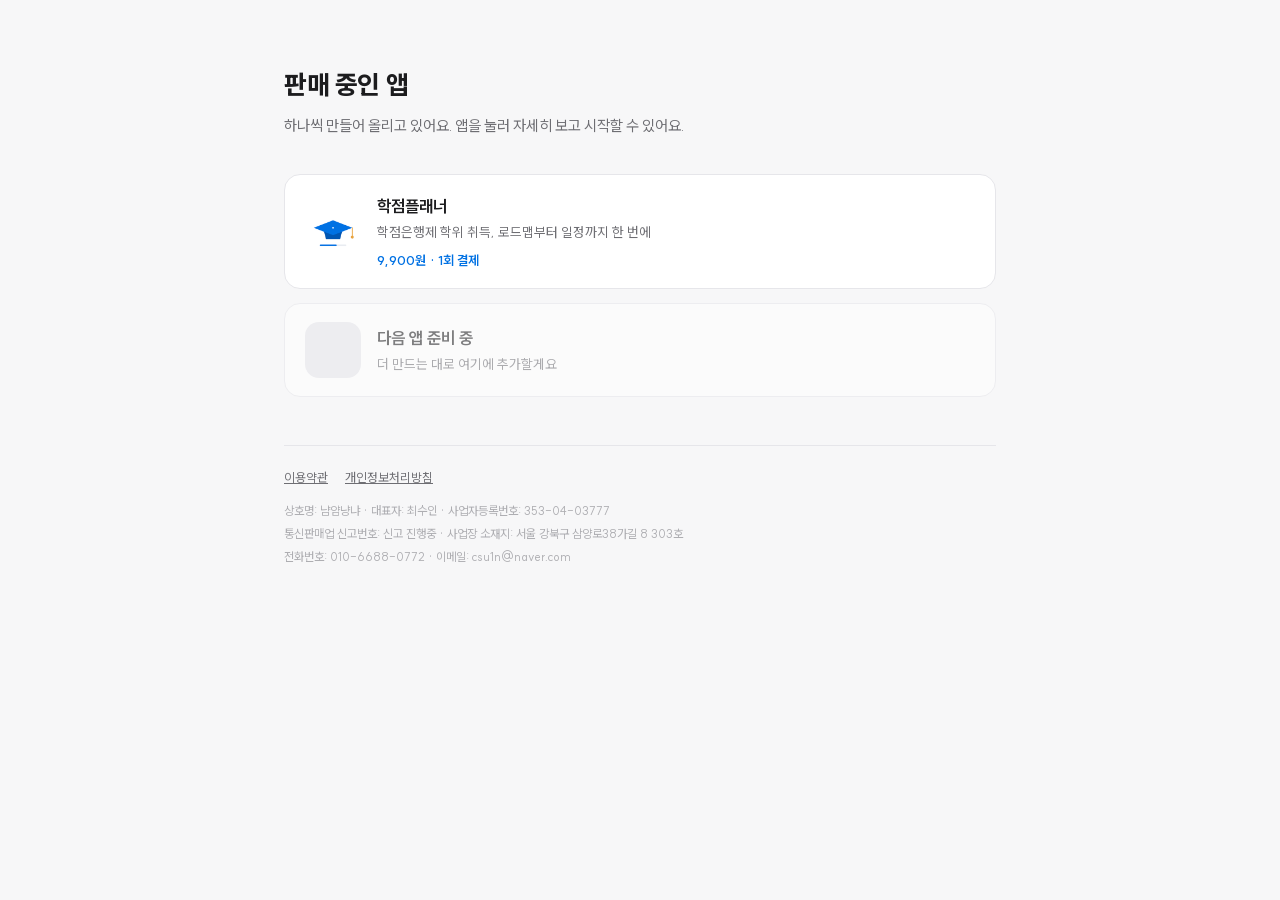
<file: index.html>
<!DOCTYPE html>
<html lang="ko">
<head>
<meta charset="UTF-8">
<meta name="viewport" content="width=device-width, initial-scale=1.0">
<title>판매 중인 앱</title>
<meta name="description" content="학점플래너 등, 만든 앱들을 소개하고 판매하는 곳입니다.">
<link rel="stylesheet" href="/style.css">
</head>
<body>
<div class="wrap">
  <div class="store-head">
    <h1>판매 중인 앱</h1>
    <p>하나씩 만들어 올리고 있어요. 앱을 눌러 자세히 보고 시작할 수 있어요.</p>
  </div>

  <div class="app-grid">
    <a class="app-card" href="/products/hakjeom-planner.html">
      <img src="/assets/icon-192.png" alt="">
      <div>
        <div class="t">학점플래너</div>
        <div class="d">학점은행제 학위 취득, 로드맵부터 일정까지 한 번에</div>
        <div class="price">9,900원 · 1회 결제</div>
      </div>
    </a>

    <div class="app-card soon">
      <div style="width:56px;height:56px;border-radius:14px;background:var(--border);flex-shrink:0"></div>
      <div>
        <div class="t">다음 앱 준비 중</div>
        <div class="d">더 만드는 대로 여기에 추가할게요</div>
      </div>
    </div>
  </div>

  <div class="legal-footer">
    <div class="links">
      <a href="/terms.html">이용약관</a>
      <a href="/privacy.html">개인정보처리방침</a>
    </div>
    상호명: 냠얌냥냐 · 대표자: 최수인 · 사업자등록번호: 353-04-03777<br>
    통신판매업 신고번호: 신고 진행중 · 사업장 소재지: 서울 강북구 삼양로38가길 8 303호<br>
    전화번호: 010-6688-0772 · 이메일: csu1n@naver.com
  </div>
</div>
</body>
</html>
</file>
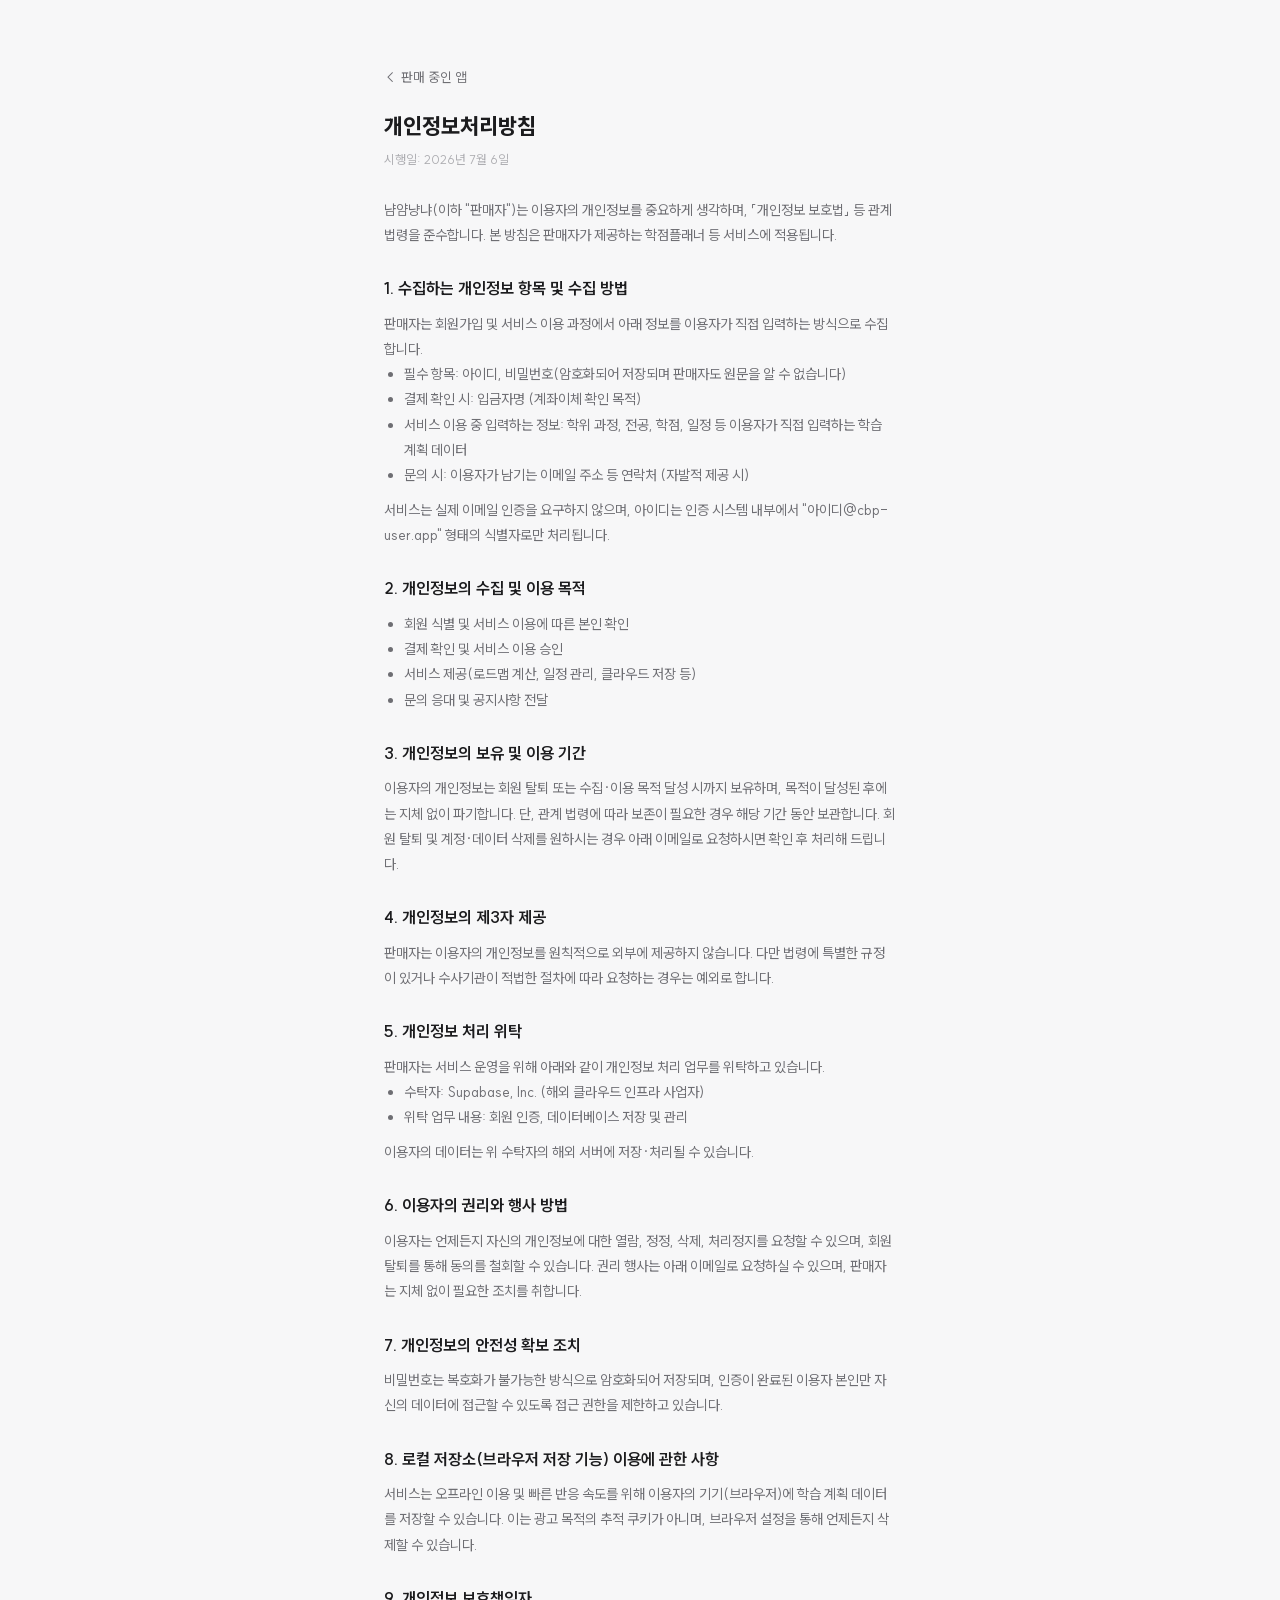
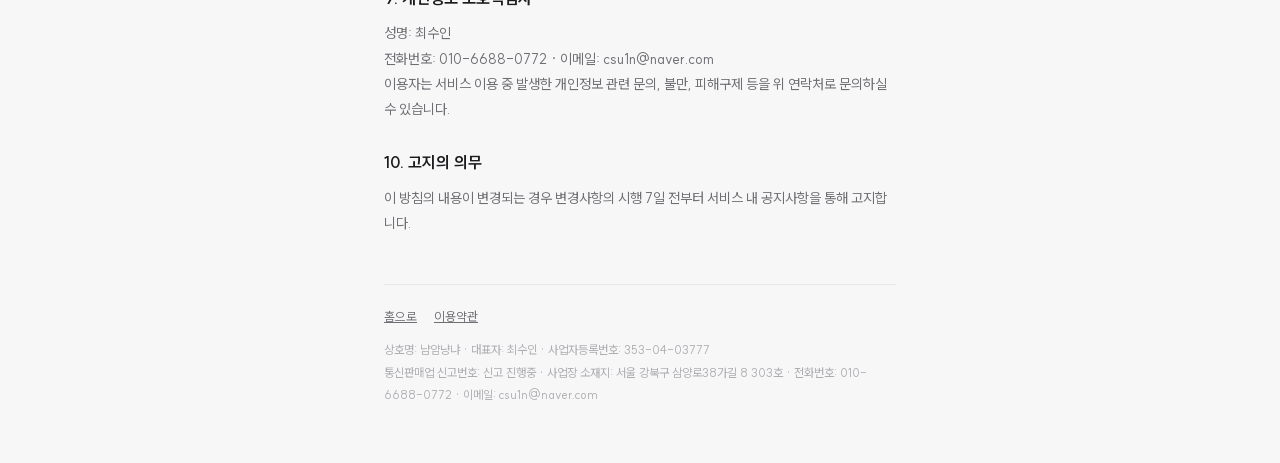
<file: privacy.html>
<!DOCTYPE html>
<html lang="ko">
<head>
<meta charset="UTF-8">
<meta name="viewport" content="width=device-width, initial-scale=1.0">
<title>개인정보처리방침</title>
<link rel="stylesheet" href="/style.css">
</head>
<body>
<div class="wrap narrow doc">
  <a class="back-link" href="/">← 판매 중인 앱</a>
  <h1>개인정보처리방침</h1>
  <div class="updated">시행일: 2026년 7월 6일</div>

  <p>냠얌냥냐(이하 "판매자")는 이용자의 개인정보를 중요하게 생각하며, 「개인정보 보호법」 등 관계 법령을 준수합니다. 본 방침은 판매자가 제공하는 학점플래너 등 서비스에 적용됩니다.</p>

  <h2>1. 수집하는 개인정보 항목 및 수집 방법</h2>
  <p>판매자는 회원가입 및 서비스 이용 과정에서 아래 정보를 이용자가 직접 입력하는 방식으로 수집합니다.</p>
  <ul>
    <li>필수 항목: 아이디, 비밀번호(암호화되어 저장되며 판매자도 원문을 알 수 없습니다)</li>
    <li>결제 확인 시: 입금자명 (계좌이체 확인 목적)</li>
    <li>서비스 이용 중 입력하는 정보: 학위 과정, 전공, 학점, 일정 등 이용자가 직접 입력하는 학습 계획 데이터</li>
    <li>문의 시: 이용자가 남기는 이메일 주소 등 연락처 (자발적 제공 시)</li>
  </ul>
  <p>서비스는 실제 이메일 인증을 요구하지 않으며, 아이디는 인증 시스템 내부에서 "아이디@cbp-user.app" 형태의 식별자로만 처리됩니다.</p>

  <h2>2. 개인정보의 수집 및 이용 목적</h2>
  <ul>
    <li>회원 식별 및 서비스 이용에 따른 본인 확인</li>
    <li>결제 확인 및 서비스 이용 승인</li>
    <li>서비스 제공(로드맵 계산, 일정 관리, 클라우드 저장 등)</li>
    <li>문의 응대 및 공지사항 전달</li>
  </ul>

  <h2>3. 개인정보의 보유 및 이용 기간</h2>
  <p>이용자의 개인정보는 회원 탈퇴 또는 수집·이용 목적 달성 시까지 보유하며, 목적이 달성된 후에는 지체 없이 파기합니다. 단, 관계 법령에 따라 보존이 필요한 경우 해당 기간 동안 보관합니다. 회원 탈퇴 및 계정·데이터 삭제를 원하시는 경우 아래 이메일로 요청하시면 확인 후 처리해 드립니다.</p>

  <h2>4. 개인정보의 제3자 제공</h2>
  <p>판매자는 이용자의 개인정보를 원칙적으로 외부에 제공하지 않습니다. 다만 법령에 특별한 규정이 있거나 수사기관이 적법한 절차에 따라 요청하는 경우는 예외로 합니다.</p>

  <h2>5. 개인정보 처리 위탁</h2>
  <p>판매자는 서비스 운영을 위해 아래와 같이 개인정보 처리 업무를 위탁하고 있습니다.</p>
  <ul>
    <li>수탁자: Supabase, Inc. (해외 클라우드 인프라 사업자)</li>
    <li>위탁 업무 내용: 회원 인증, 데이터베이스 저장 및 관리</li>
  </ul>
  <p>이용자의 데이터는 위 수탁자의 해외 서버에 저장·처리될 수 있습니다.</p>

  <h2>6. 이용자의 권리와 행사 방법</h2>
  <p>이용자는 언제든지 자신의 개인정보에 대한 열람, 정정, 삭제, 처리정지를 요청할 수 있으며, 회원 탈퇴를 통해 동의를 철회할 수 있습니다. 권리 행사는 아래 이메일로 요청하실 수 있으며, 판매자는 지체 없이 필요한 조치를 취합니다.</p>

  <h2>7. 개인정보의 안전성 확보 조치</h2>
  <p>비밀번호는 복호화가 불가능한 방식으로 암호화되어 저장되며, 인증이 완료된 이용자 본인만 자신의 데이터에 접근할 수 있도록 접근 권한을 제한하고 있습니다.</p>

  <h2>8. 로컬 저장소(브라우저 저장 기능) 이용에 관한 사항</h2>
  <p>서비스는 오프라인 이용 및 빠른 반응 속도를 위해 이용자의 기기(브라우저)에 학습 계획 데이터를 저장할 수 있습니다. 이는 광고 목적의 추적 쿠키가 아니며, 브라우저 설정을 통해 언제든지 삭제할 수 있습니다.</p>

  <h2>9. 개인정보 보호책임자</h2>
  <p>성명: 최수인<br>전화번호: 010-6688-0772 · 이메일: csu1n@naver.com<br>이용자는 서비스 이용 중 발생한 개인정보 관련 문의, 불만, 피해구제 등을 위 연락처로 문의하실 수 있습니다.</p>

  <h2>10. 고지의 의무</h2>
  <p>이 방침의 내용이 변경되는 경우 변경사항의 시행 7일 전부터 서비스 내 공지사항을 통해 고지합니다.</p>

  <div class="legal-footer">
    <div class="links">
      <a href="/">홈으로</a>
      <a href="/terms.html">이용약관</a>
    </div>
    상호명: 냠얌냥냐 · 대표자: 최수인 · 사업자등록번호: 353-04-03777<br>
    통신판매업 신고번호: 신고 진행중 · 사업장 소재지: 서울 강북구 삼양로38가길 8 303호 · 전화번호: 010-6688-0772 · 이메일: csu1n@naver.com
  </div>
</div>
</body>
</html>
</file>
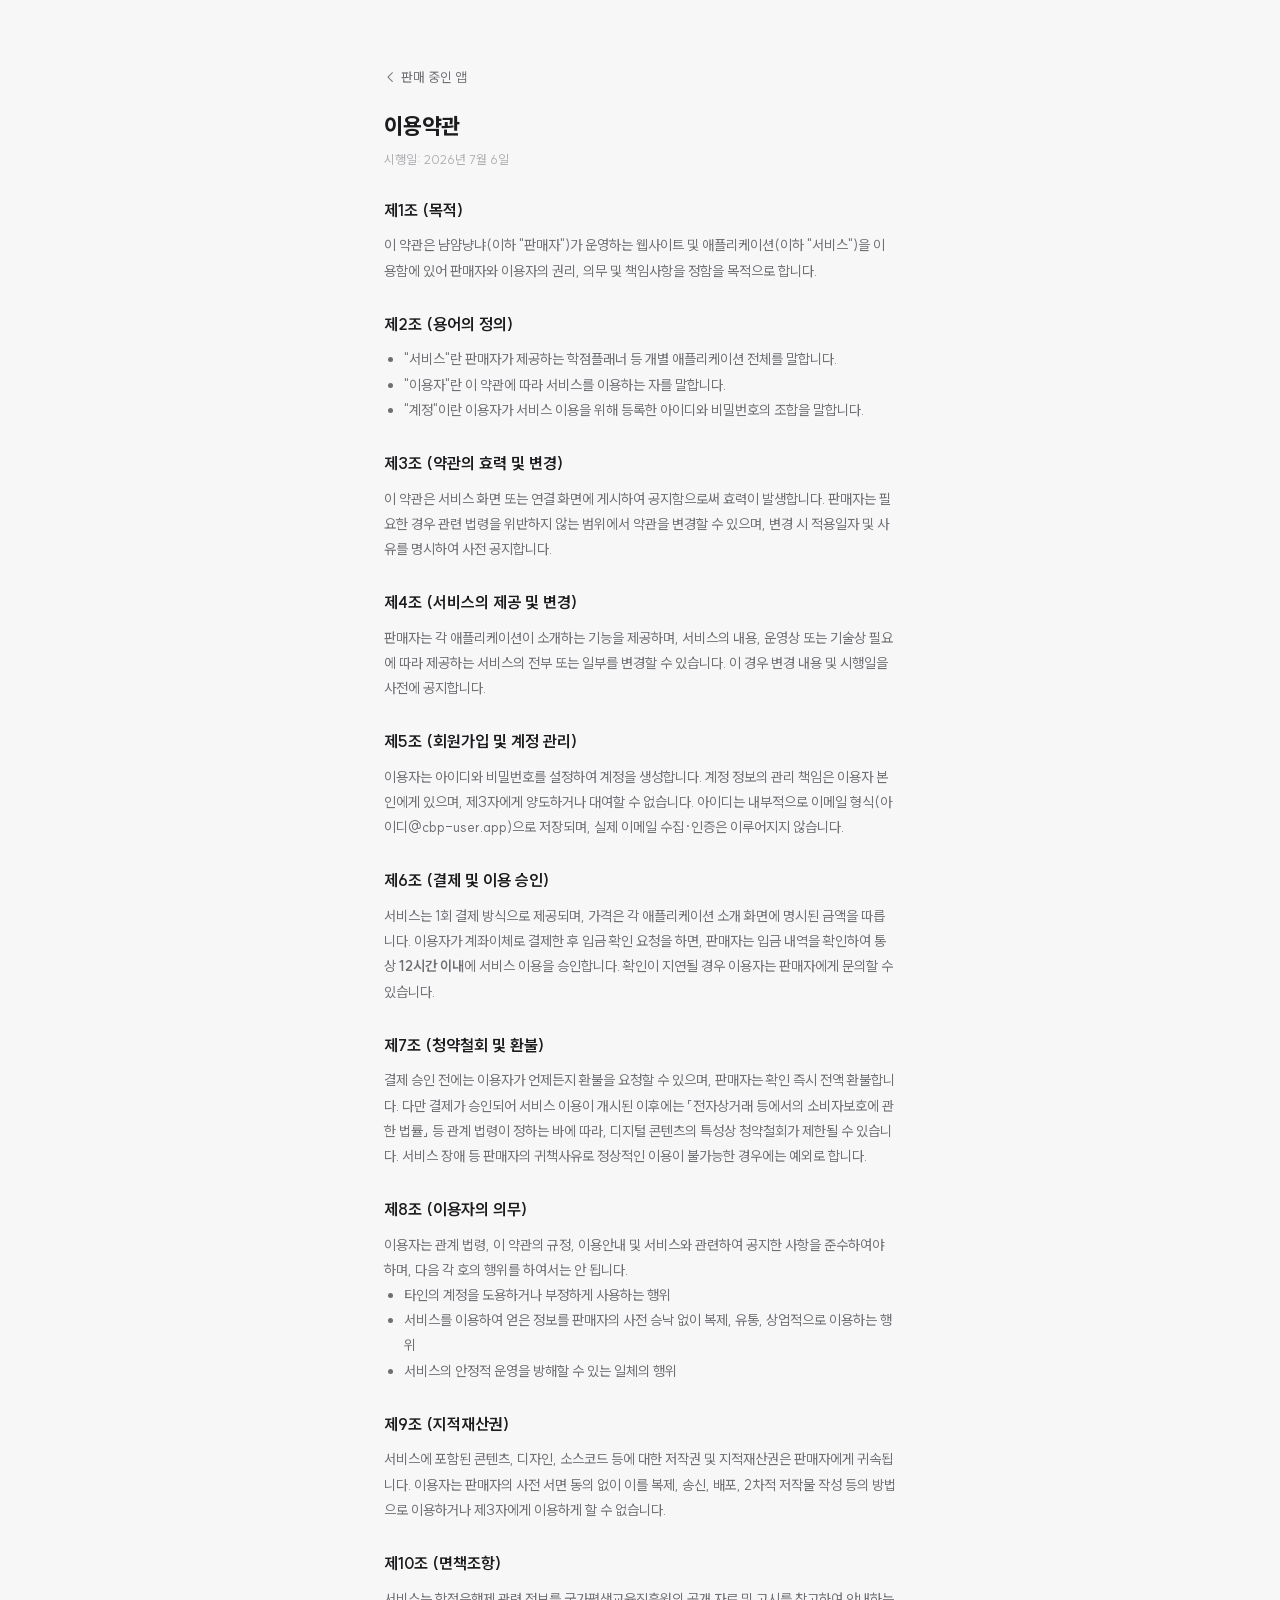
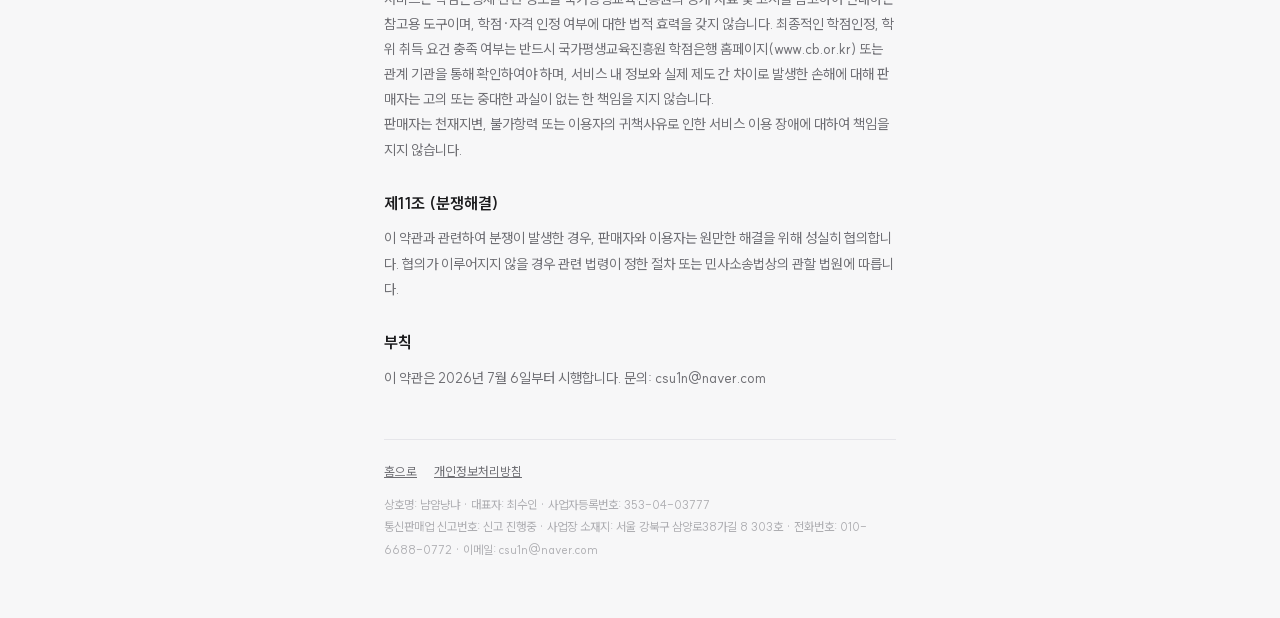
<file: terms.html>
<!DOCTYPE html>
<html lang="ko">
<head>
<meta charset="UTF-8">
<meta name="viewport" content="width=device-width, initial-scale=1.0">
<title>이용약관</title>
<link rel="stylesheet" href="/style.css">
</head>
<body>
<div class="wrap narrow doc">
  <a class="back-link" href="/">← 판매 중인 앱</a>
  <h1>이용약관</h1>
  <div class="updated">시행일: 2026년 7월 6일</div>

  <h2>제1조 (목적)</h2>
  <p>이 약관은 냠얌냥냐(이하 "판매자")가 운영하는 웹사이트 및 애플리케이션(이하 "서비스")을 이용함에 있어 판매자와 이용자의 권리, 의무 및 책임사항을 정함을 목적으로 합니다.</p>

  <h2>제2조 (용어의 정의)</h2>
  <ul>
    <li>"서비스"란 판매자가 제공하는 학점플래너 등 개별 애플리케이션 전체를 말합니다.</li>
    <li>"이용자"란 이 약관에 따라 서비스를 이용하는 자를 말합니다.</li>
    <li>"계정"이란 이용자가 서비스 이용을 위해 등록한 아이디와 비밀번호의 조합을 말합니다.</li>
  </ul>

  <h2>제3조 (약관의 효력 및 변경)</h2>
  <p>이 약관은 서비스 화면 또는 연결 화면에 게시하여 공지함으로써 효력이 발생합니다. 판매자는 필요한 경우 관련 법령을 위반하지 않는 범위에서 약관을 변경할 수 있으며, 변경 시 적용일자 및 사유를 명시하여 사전 공지합니다.</p>

  <h2>제4조 (서비스의 제공 및 변경)</h2>
  <p>판매자는 각 애플리케이션이 소개하는 기능을 제공하며, 서비스의 내용, 운영상 또는 기술상 필요에 따라 제공하는 서비스의 전부 또는 일부를 변경할 수 있습니다. 이 경우 변경 내용 및 시행일을 사전에 공지합니다.</p>

  <h2>제5조 (회원가입 및 계정 관리)</h2>
  <p>이용자는 아이디와 비밀번호를 설정하여 계정을 생성합니다. 계정 정보의 관리 책임은 이용자 본인에게 있으며, 제3자에게 양도하거나 대여할 수 없습니다. 아이디는 내부적으로 이메일 형식(아이디@cbp-user.app)으로 저장되며, 실제 이메일 수집·인증은 이루어지지 않습니다.</p>

  <h2>제6조 (결제 및 이용 승인)</h2>
  <p>서비스는 1회 결제 방식으로 제공되며, 가격은 각 애플리케이션 소개 화면에 명시된 금액을 따릅니다. 이용자가 계좌이체로 결제한 후 입금 확인 요청을 하면, 판매자는 입금 내역을 확인하여 통상 <b>12시간 이내</b>에 서비스 이용을 승인합니다. 확인이 지연될 경우 이용자는 판매자에게 문의할 수 있습니다.</p>

  <h2>제7조 (청약철회 및 환불)</h2>
  <p>결제 승인 전에는 이용자가 언제든지 환불을 요청할 수 있으며, 판매자는 확인 즉시 전액 환불합니다. 다만 결제가 승인되어 서비스 이용이 개시된 이후에는 「전자상거래 등에서의 소비자보호에 관한 법률」 등 관계 법령이 정하는 바에 따라, 디지털 콘텐츠의 특성상 청약철회가 제한될 수 있습니다. 서비스 장애 등 판매자의 귀책사유로 정상적인 이용이 불가능한 경우에는 예외로 합니다.</p>

  <h2>제8조 (이용자의 의무)</h2>
  <p>이용자는 관계 법령, 이 약관의 규정, 이용안내 및 서비스와 관련하여 공지한 사항을 준수하여야 하며, 다음 각 호의 행위를 하여서는 안 됩니다.</p>
  <ul>
    <li>타인의 계정을 도용하거나 부정하게 사용하는 행위</li>
    <li>서비스를 이용하여 얻은 정보를 판매자의 사전 승낙 없이 복제, 유통, 상업적으로 이용하는 행위</li>
    <li>서비스의 안정적 운영을 방해할 수 있는 일체의 행위</li>
  </ul>

  <h2>제9조 (지적재산권)</h2>
  <p>서비스에 포함된 콘텐츠, 디자인, 소스코드 등에 대한 저작권 및 지적재산권은 판매자에게 귀속됩니다. 이용자는 판매자의 사전 서면 동의 없이 이를 복제, 송신, 배포, 2차적 저작물 작성 등의 방법으로 이용하거나 제3자에게 이용하게 할 수 없습니다.</p>

  <h2>제10조 (면책조항)</h2>
  <p>서비스는 학점은행제 관련 정보를 국가평생교육진흥원의 공개 자료 및 고시를 참고하여 안내하는 참고용 도구이며, 학점·자격 인정 여부에 대한 법적 효력을 갖지 않습니다. 최종적인 학점인정, 학위 취득 요건 충족 여부는 반드시 국가평생교육진흥원 학점은행 홈페이지(www.cb.or.kr) 또는 관계 기관을 통해 확인하여야 하며, 서비스 내 정보와 실제 제도 간 차이로 발생한 손해에 대해 판매자는 고의 또는 중대한 과실이 없는 한 책임을 지지 않습니다.</p>
  <p>판매자는 천재지변, 불가항력 또는 이용자의 귀책사유로 인한 서비스 이용 장애에 대하여 책임을 지지 않습니다.</p>

  <h2>제11조 (분쟁해결)</h2>
  <p>이 약관과 관련하여 분쟁이 발생한 경우, 판매자와 이용자는 원만한 해결을 위해 성실히 협의합니다. 협의가 이루어지지 않을 경우 관련 법령이 정한 절차 또는 민사소송법상의 관할 법원에 따릅니다.</p>

  <h2>부칙</h2>
  <p>이 약관은 2026년 7월 6일부터 시행합니다. 문의: csu1n@naver.com</p>

  <div class="legal-footer">
    <div class="links">
      <a href="/">홈으로</a>
      <a href="/privacy.html">개인정보처리방침</a>
    </div>
    상호명: 냠얌냥냐 · 대표자: 최수인 · 사업자등록번호: 353-04-03777<br>
    통신판매업 신고번호: 신고 진행중 · 사업장 소재지: 서울 강북구 삼양로38가길 8 303호 · 전화번호: 010-6688-0772 · 이메일: csu1n@naver.com
  </div>
</div>
</body>
</html>
</file>
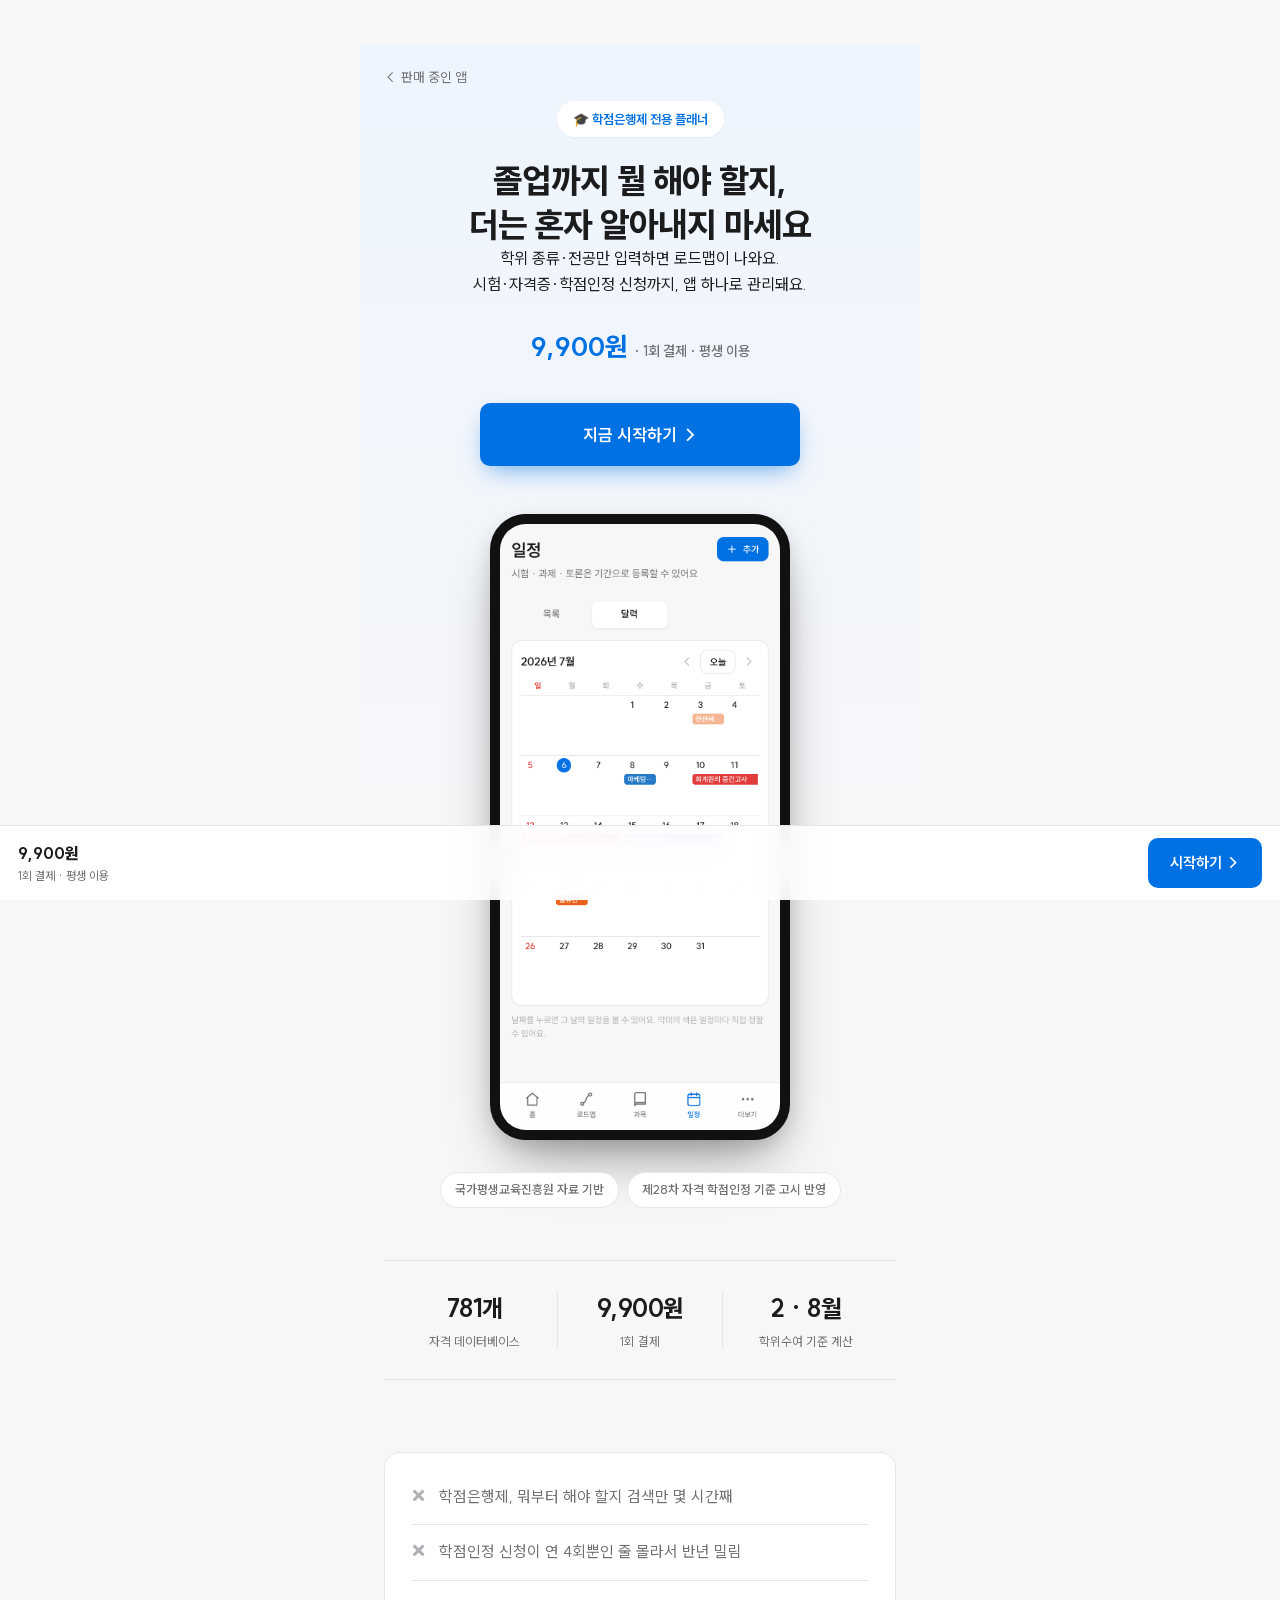
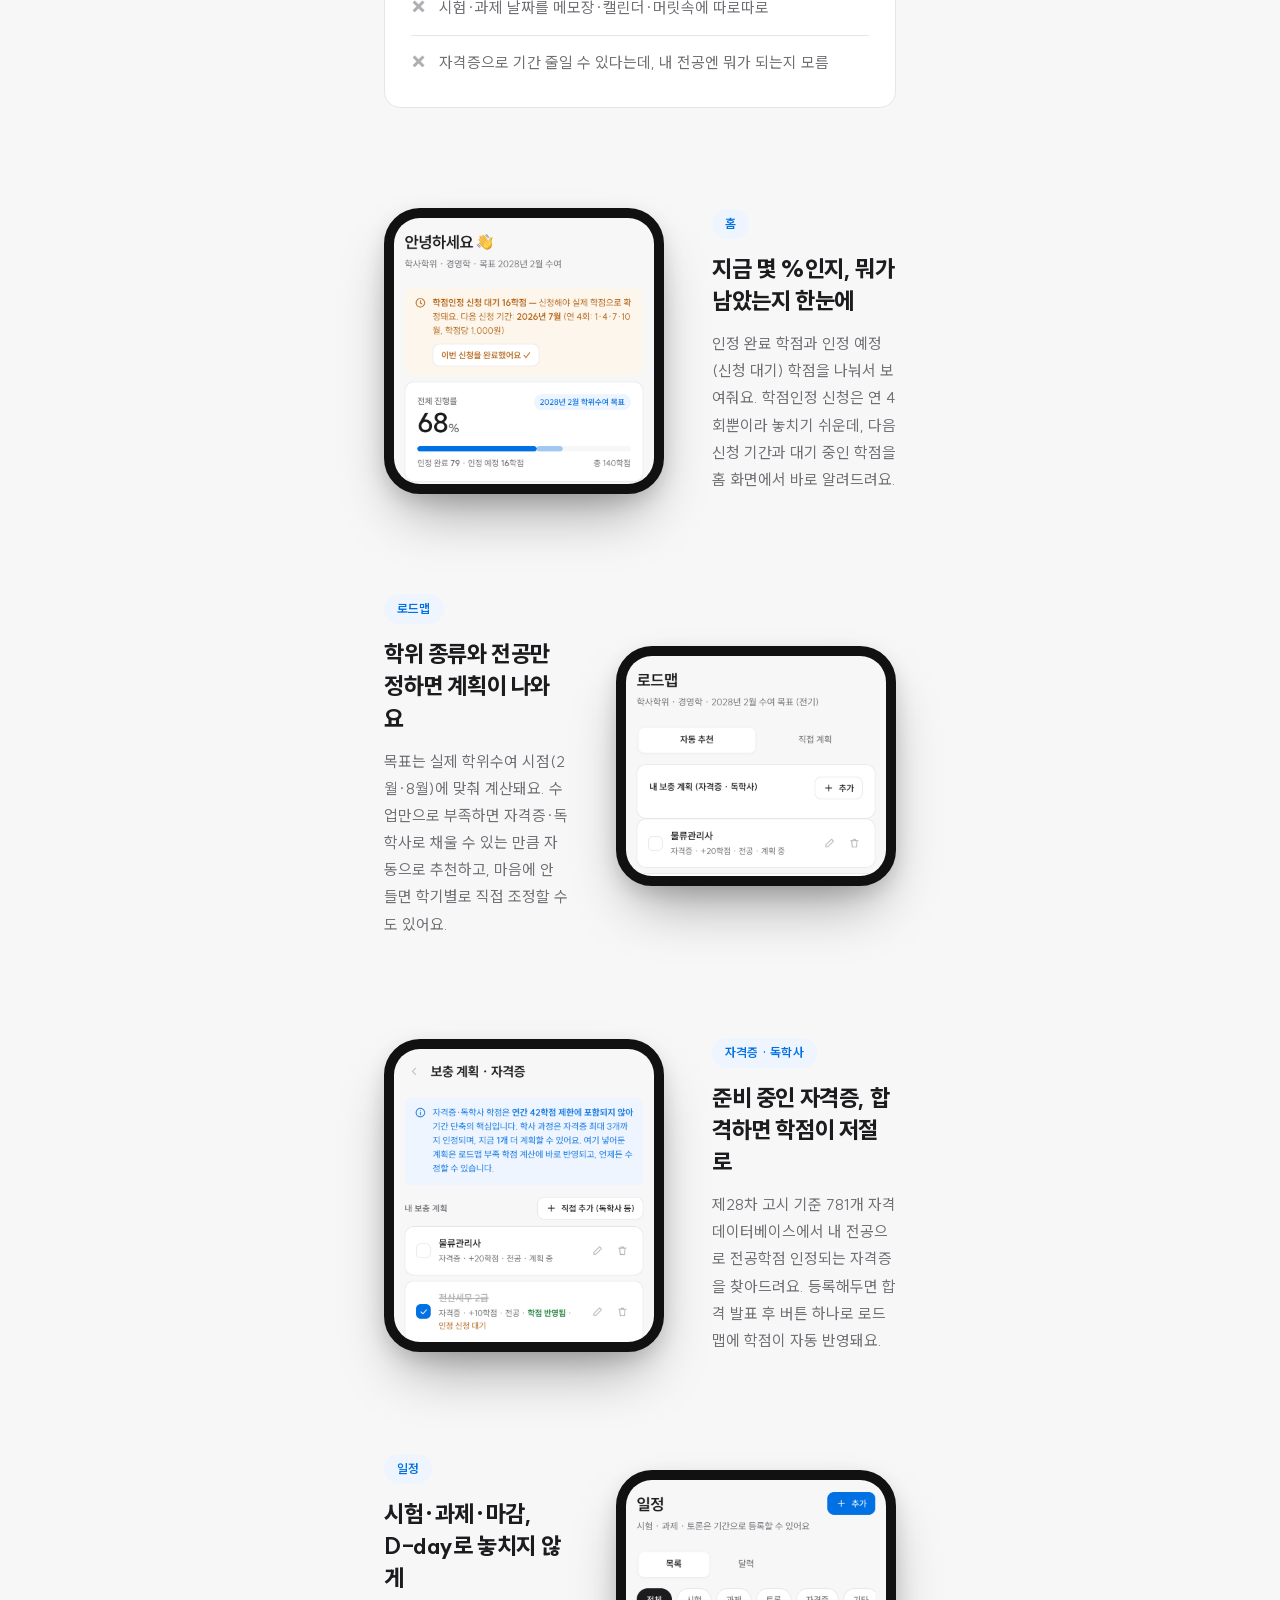
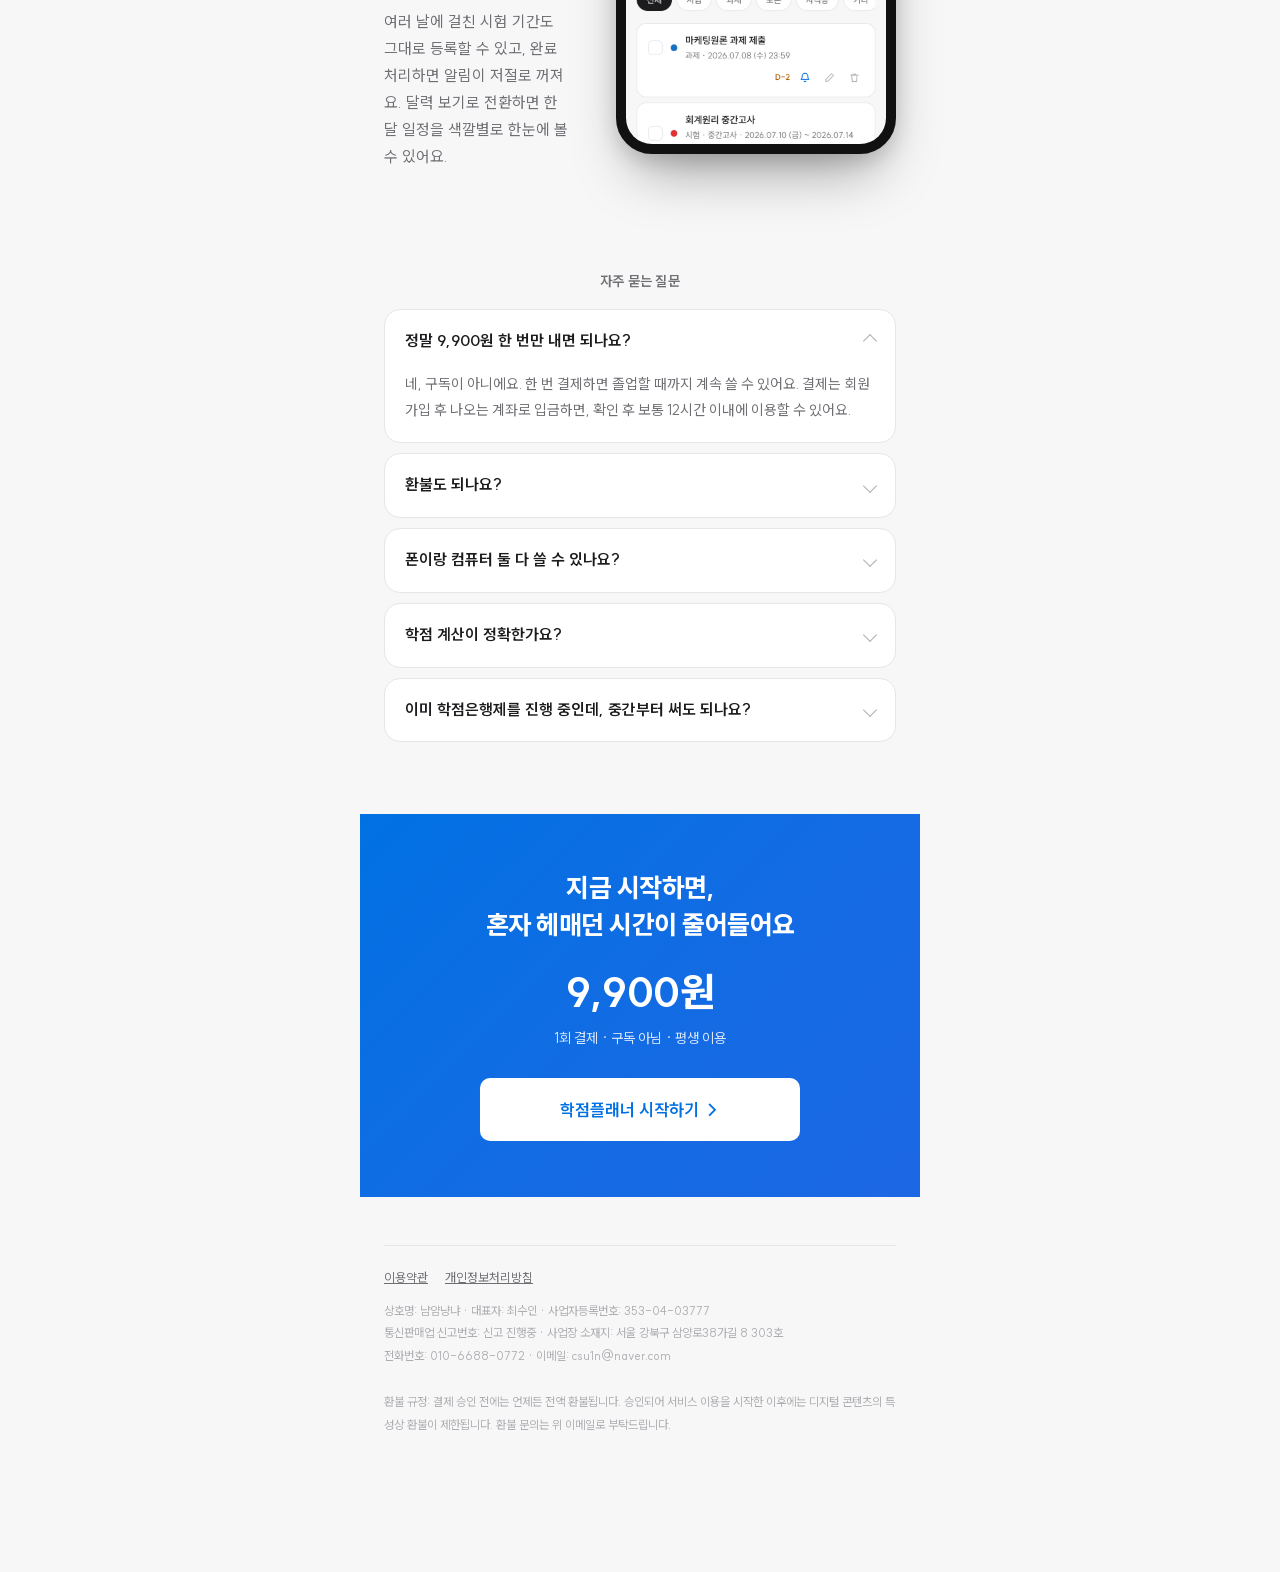
<file: products/hakjeom-planner.html>
<!DOCTYPE html>
<html lang="ko">
<head>
<meta charset="UTF-8">
<meta name="viewport" content="width=device-width, initial-scale=1.0">
<title>학점플래너 — 학점은행제 학위 취득 플래너</title>
<meta name="description" content="학점은행제 학위 취득을 위한 로드맵·과목·일정 플래너. 9,900원 1회 결제, 실제 화면으로 미리 보세요.">
<link rel="icon" type="image/png" href="/assets/icon-192.png">
<link rel="stylesheet" href="/style.css">
</head>
<body class="has-sticky-cta">
<div class="wrap narrow">
  <a class="back-link" href="/">← 판매 중인 앱</a>

  <div class="hero-bleed">
    <div class="hero-section">
      <div class="eyebrow">🎓 학점은행제 전용 플래너</div>
      <h1>졸업까지 뭘 해야 할지,<br>더는 혼자 알아내지 마세요</h1>
      <p>학위 종류·전공만 입력하면 로드맵이 나와요.<br>시험·자격증·학점인정 신청까지, 앱 하나로 관리돼요.</p>
      <div class="price-pill"><span class="num">9,900원</span><span class="note">· 1회 결제 · 평생 이용</span></div>
      <div class="hero-cta"><a class="cta" href="https://27zh9nggj8-afk.github.io/planner/">지금 시작하기 →</a></div>

      <div class="phone-frame">
        <img src="/assets/screenshots/04-calendar.png" alt="학점플래너 달력 화면 — 시험·과제·자격증 일정이 색깔별로 표시됨" loading="eager">
      </div>

      <div class="credibility-row">
        <span class="credibility-badge">국가평생교육진흥원 자료 기반</span>
        <span class="credibility-badge">제28차 자격 학점인정 기준 고시 반영</span>
      </div>
    </div>
  </div>

  <div class="stats-strip">
    <div class="stat"><div class="num">781개</div><div class="label">자격 데이터베이스</div></div>
    <div class="div"></div>
    <div class="stat"><div class="num">9,900원</div><div class="label">1회 결제</div></div>
    <div class="div"></div>
    <div class="stat"><div class="num">2 · 8월</div><div class="label">학위수여 기준 계산</div></div>
  </div>

  <div class="card pain-card">
    <ul>
      <li><span class="x">✕</span> 학점은행제, 뭐부터 해야 할지 검색만 몇 시간째</li>
      <li><span class="x">✕</span> 학점인정 신청이 연 4회뿐인 줄 몰라서 반년 밀림</li>
      <li><span class="x">✕</span> 시험·과제 날짜를 메모장·캘린더·머릿속에 따로따로</li>
      <li><span class="x">✕</span> 자격증으로 기간 줄일 수 있다는데, 내 전공엔 뭐가 되는지 모름</li>
    </ul>
  </div>

  <div class="feature-row">
    <div class="shot"><div class="phone-frame"><img src="/assets/screenshots/01-home-crop.png" alt="홈 화면 — 전체 진행률과 남은 학점, 학점인정 신청 알림" loading="lazy"></div></div>
    <div class="text">
      <div class="tag">홈</div>
      <h3>지금 몇 %인지, 뭐가 남았는지 한눈에</h3>
      <p>인정 완료 학점과 인정 예정(신청 대기) 학점을 나눠서 보여줘요. 학점인정 신청은 연 4회뿐이라 놓치기 쉬운데, 다음 신청 기간과 대기 중인 학점을 홈 화면에서 바로 알려드려요.</p>
    </div>
  </div>

  <div class="feature-row reverse">
    <div class="shot"><div class="phone-frame"><img src="/assets/screenshots/02-roadmap-crop.png" alt="로드맵 화면 — 학기별 계획과 보충 계획" loading="lazy"></div></div>
    <div class="text">
      <div class="tag">로드맵</div>
      <h3>학위 종류와 전공만 정하면 계획이 나와요</h3>
      <p>목표는 실제 학위수여 시점(2월·8월)에 맞춰 계산돼요. 수업만으로 부족하면 자격증·독학사로 채울 수 있는 만큼 자동으로 추천하고, 마음에 안 들면 학기별로 직접 조정할 수도 있어요.</p>
    </div>
  </div>

  <div class="feature-row">
    <div class="shot"><div class="phone-frame"><img src="/assets/screenshots/06-certs-crop.png" alt="자격증 보충 계획 화면 — 합격하면 학점 자동 반영" loading="lazy"></div></div>
    <div class="text">
      <div class="tag">자격증 · 독학사</div>
      <h3>준비 중인 자격증, 합격하면 학점이 저절로</h3>
      <p>제28차 고시 기준 781개 자격 데이터베이스에서 내 전공으로 전공학점 인정되는 자격증을 찾아드려요. 등록해두면 합격 발표 후 버튼 하나로 로드맵에 학점이 자동 반영돼요.</p>
    </div>
  </div>

  <div class="feature-row reverse">
    <div class="shot"><div class="phone-frame"><img src="/assets/screenshots/05-schedule-crop.png" alt="일정 목록 화면 — D-day와 합격 처리 버튼" loading="lazy"></div></div>
    <div class="text">
      <div class="tag">일정</div>
      <h3>시험·과제·마감,<br>D-day로 놓치지 않게</h3>
      <p>여러 날에 걸친 시험 기간도 그대로 등록할 수 있고, 완료 처리하면 알림이 저절로 꺼져요. 달력 보기로 전환하면 한 달 일정을 색깔별로 한눈에 볼 수 있어요.</p>
    </div>
  </div>

  <div class="section-title" style="text-align:center;font-size:14px;margin-top:16px">자주 묻는 질문</div>

  <details class="faq-item" open>
    <summary>정말 9,900원 한 번만 내면 되나요?</summary>
    <div class="a">네, 구독이 아니에요. 한 번 결제하면 졸업할 때까지 계속 쓸 수 있어요. 결제는 회원가입 후 나오는 계좌로 입금하면, 확인 후 보통 12시간 이내에 이용할 수 있어요.</div>
  </details>
  <details class="faq-item">
    <summary>환불도 되나요?</summary>
    <div class="a">결제 승인 전에는 언제든 전액 환불돼요. 승인되어 이용을 시작한 이후에는 디지털 콘텐츠 특성상 환불이 제한되지만, 서비스에 문제가 있었다면 언제든 문의해 주세요.</div>
  </details>
  <details class="faq-item">
    <summary>폰이랑 컴퓨터 둘 다 쓸 수 있나요?</summary>
    <div class="a">네. 로그인하면 클라우드에 자동 저장되어서, 폰에서 만든 계획을 컴퓨터에서 그대로 이어서 볼 수 있어요. 폰에서는 홈 화면에 추가하면 앱처럼 아이콘이 생기고 전체화면으로 실행돼요.</div>
  </details>
  <details class="faq-item">
    <summary>학점 계산이 정확한가요?</summary>
    <div class="a">국가평생교육진흥원의 공개 자료와 「제28차 자격 학점인정 기준」 고시(2025.12.15 시행)를 반영해서 계산해요. 다만 참고용 도구이며, 최종 학점인정 여부는 반드시 학점은행 홈페이지(www.cb.or.kr)에서 확인하셔야 해요.</div>
  </details>
  <details class="faq-item">
    <summary>이미 학점은행제를 진행 중인데, 중간부터 써도 되나요?</summary>
    <div class="a">네, 오히려 그런 분들께 더 유용해요. 지금까지 이수한 학점, 수강 중인 과목을 그대로 입력하면 남은 계획만 다시 짜드려요.</div>
  </details>

  <div class="cta-band">
    <h2>지금 시작하면,<br>혼자 헤매던 시간이 줄어들어요</h2>
    <div class="amount">9,900원</div>
    <div class="note">1회 결제 · 구독 아님 · 평생 이용</div>
    <a class="cta" href="https://27zh9nggj8-afk.github.io/planner/">학점플래너 시작하기 →</a>
  </div>

  <div class="legal-footer">
    <div class="links">
      <a href="/terms.html">이용약관</a>
      <a href="/privacy.html">개인정보처리방침</a>
    </div>
    상호명: 냠얌냥냐 · 대표자: 최수인 · 사업자등록번호: 353-04-03777<br>
    통신판매업 신고번호: 신고 진행중 · 사업장 소재지: 서울 강북구 삼양로38가길 8 303호<br>
    전화번호: 010-6688-0772 · 이메일: csu1n@naver.com<br><br>
    환불 규정: 결제 승인 전에는 언제든 전액 환불됩니다. 승인되어 서비스 이용을 시작한 이후에는 디지털 콘텐츠의 특성상 환불이 제한됩니다. 환불 문의는 위 이메일로 부탁드립니다.
  </div>
</div>

<div class="sticky-cta">
  <div class="info">
    <div class="amount">9,900원</div>
    <div class="amount-note">1회 결제 · 평생 이용</div>
  </div>
  <a class="cta" href="https://27zh9nggj8-afk.github.io/planner/">시작하기 →</a>
</div>
</body>
</html>
</file>
<file: style.css>
@font-face {
  font-family: 'SUIT Variable';
  font-weight: 100 900;
  font-style: normal;
  src: url('/fonts/SUIT-Variable.woff2') format('woff2-variations');
  font-display: swap;
}

:root {
  --bg: #f7f7f8;
  --card: #ffffff;
  --border: #e6e6ea;
  --text: #1c1c1e;
  --text-2: #6e6e73;
  --text-3: #aeaeb2;
  --accent: #0071e3;
  --accent-soft: #eef5fe;
  --ok: #1a7f37;
  --ok-soft: #eef7f0;
  --radius: 16px;
  --radius-s: 10px;
}

@media (prefers-color-scheme: dark) {
  :root {
    --bg: #161618;
    --card: #202024;
    --border: #323236;
    --text: #f2f2f4;
    --text-2: #9c9ca3;
    --text-3: #6a6a70;
    --accent: #3395ec;
    --accent-soft: #1d2a3a;
    --ok: #5cbf74;
    --ok-soft: #1e2c21;
  }
}

* { margin: 0; padding: 0; box-sizing: border-box; }
html { -webkit-text-size-adjust: 100%; }

body {
  font-family: 'SUIT Variable', -apple-system, BlinkMacSystemFont, 'Apple SD Gothic Neo', 'Segoe UI', 'Malgun Gothic', sans-serif;
  background: var(--bg);
  color: var(--text);
  line-height: 1.6;
  -webkit-font-smoothing: antialiased;
}

a { color: inherit; }

.wrap {
  max-width: 760px;
  margin: 0 auto;
  padding: 64px 24px 56px;
}

.wrap.narrow { max-width: 560px; }

@media (max-width: 480px) {
  .wrap { padding: 48px 22px 48px; }
}

/* ---------- 스토어 허브 ---------- */

.store-head { margin-bottom: 36px; }
.store-head h1 { font-size: 26px; font-weight: 800; letter-spacing: -0.4px; }
.store-head p { color: var(--text-2); margin-top: 8px; font-size: 15px; }

.app-grid { display: grid; gap: 14px; }

.app-card {
  display: flex;
  gap: 16px;
  align-items: center;
  background: var(--card);
  border: 1px solid var(--border);
  border-radius: var(--radius);
  padding: 18px 20px;
  text-decoration: none;
  transition: border-color 0.15s ease, transform 0.15s ease;
}

.app-card:hover { border-color: var(--accent); transform: translateY(-1px); }

.app-card img { width: 56px; height: 56px; border-radius: 14px; flex-shrink: 0; }

.app-card .t { font-size: 16.5px; font-weight: 700; }
.app-card .d { font-size: 13.5px; color: var(--text-2); margin-top: 3px; }
.app-card .price { font-size: 13px; font-weight: 700; color: var(--accent); margin-top: 6px; }

.app-card.soon { opacity: 0.55; pointer-events: none; }

/* ---------- 상품 페이지 ---------- */

.product-hero { text-align: center; margin-bottom: 32px; }
.product-hero img { width: 84px; height: 84px; border-radius: 20px; margin-bottom: 16px; box-shadow: 0 2px 16px rgba(0,0,0,0.08); }
.product-hero h1 { font-size: 28px; font-weight: 800; letter-spacing: -0.5px; }
.product-hero p { color: var(--text-2); margin-top: 10px; font-size: 15.5px; }

.section-title { font-size: 13px; font-weight: 700; color: var(--text-2); margin: 32px 0 16px; letter-spacing: 0.2px; }

.card { background: var(--card); border: 1px solid var(--border); border-radius: var(--radius); padding: 22px; }
.card + .card { margin-top: 10px; }

.feature-list { display: grid; gap: 14px; }
.feature-list .item { display: flex; gap: 12px; align-items: flex-start; }
.feature-list .emoji { font-size: 20px; flex-shrink: 0; }
.feature-list .t { font-weight: 700; font-size: 15px; }
.feature-list .d { font-size: 13.5px; color: var(--text-2); margin-top: 2px; }

.price-card { text-align: center; padding: 28px 20px; }
.price-card .amount { font-size: 32px; font-weight: 800; margin: 8px 0 2px; }
.price-card .note { font-size: 13px; color: var(--text-2); }

.cta {
  display: inline-flex;
  width: 100%;
  align-items: center;
  justify-content: center;
  padding: 15px 20px;
  border-radius: var(--radius-s);
  background: var(--accent);
  color: #fff;
  font-weight: 700;
  font-size: 16px;
  text-decoration: none;
  margin-top: 16px;
}

.cta:hover { opacity: 0.9; }

.back-link { display: inline-block; margin-bottom: 20px; color: var(--text-2); font-size: 13.5px; text-decoration: none; }
.back-link:hover { color: var(--text); }

ul.plain { list-style: none; padding: 0; }
ul.plain li { padding: 8px 0; border-bottom: 1px solid var(--border); font-size: 14px; color: var(--text-2); }
ul.plain li:last-child { border-bottom: 0; }
ul.plain b { color: var(--text); }

/* ---------- 법적 정보 푸터 (전자상거래법 표준 고시) ---------- */

.legal-footer {
  margin-top: 48px;
  padding-top: 20px;
  border-top: 1px solid var(--border);
  font-size: 12px;
  color: var(--text-3);
  line-height: 1.9;
}

.legal-footer .links { margin-bottom: 10px; }
.legal-footer .links a { color: var(--text-2); text-decoration: underline; margin-right: 14px; font-size: 12.5px; }

/* ---------- 상품 페이지: 히어로 (풀블리드 그라디언트) ---------- */

.hero-bleed {
  background: linear-gradient(180deg, var(--accent-soft) 0%, var(--bg) 78%);
  margin: -64px -24px 0;
  padding: 56px 24px 8px;
}
@media (max-width: 480px) { .hero-bleed { margin: -48px -22px 0; padding: 44px 22px 8px; } }

.hero-section { text-align: center; }
.hero-section .eyebrow {
  display: inline-flex; align-items: center; gap: 6px;
  font-size: 13px; font-weight: 700; color: var(--accent);
  background: var(--card); padding: 8px 16px; border-radius: 99px;
  margin-bottom: 22px; box-shadow: 0 1px 2px rgba(0,0,0,0.04);
}
.hero-section h1 { font-size: 34px; font-weight: 800; letter-spacing: -0.8px; line-height: 1.28; }
.hero-section .sub { color: var(--text-2); margin-top: 18px; font-size: 17px; line-height: 1.65; }

.price-pill {
  display: inline-flex; align-items: baseline; gap: 6px;
  font-weight: 800; margin-top: 28px;
}
.price-pill .num { font-size: 26px; color: var(--accent); }
.price-pill .note { font-weight: 600; font-size: 14px; color: var(--text-2); }

.hero-cta { max-width: 320px; margin: 20px auto 0; }
.hero-cta .cta { padding: 18px 20px; font-size: 17px; box-shadow: 0 10px 24px -8px color-mix(in srgb, var(--accent) 60%, transparent); }

.phone-frame {
  max-width: 300px;
  margin: 48px auto 0;
  border-radius: 36px;
  border: 10px solid #111;
  box-shadow: 0 30px 60px -18px rgba(0,0,0,0.4), 0 8px 20px rgba(0,0,0,0.12);
  overflow: hidden;
  background: #111;
}
.phone-frame img { display: block; width: 100%; }

/* ---------- 숫자로 보는 학점플래너 ---------- */

.stats-strip {
  display: flex;
  margin-top: 44px;
  padding: 28px 8px;
  border-top: 1px solid var(--border);
  border-bottom: 1px solid var(--border);
}
.stats-strip .stat { flex: 1; text-align: center; }
.stats-strip .num { font-size: 24px; font-weight: 800; letter-spacing: -0.5px; color: var(--text); }
.stats-strip .label { font-size: 12.5px; color: var(--text-2); margin-top: 5px; line-height: 1.5; }
.stats-strip .div { width: 1px; background: var(--border); margin: 2px 0; }

/* ---------- 문제 제기 카드 ---------- */

.pain-card { margin-top: 72px; padding: 30px 26px; }
.pain-card ul { list-style: none; }
.pain-card li {
  display: flex; gap: 12px; align-items: flex-start;
  padding: 15px 0; font-size: 15.5px; color: var(--text-2); line-height: 1.55;
  border-bottom: 1px solid var(--border);
}
.pain-card li:last-child { border-bottom: 0; padding-bottom: 2px; }
.pain-card li:first-child { padding-top: 2px; }
.pain-card li .x { color: var(--text-3); flex-shrink: 0; font-weight: 700; }

/* ---------- 기능 쇼케이스 ---------- */

.feature-row {
  display: flex;
  flex-direction: column;
  align-items: center;
  text-align: center;
  gap: 32px;
  margin: 88px 0;
}
.feature-row .shot { width: 100%; display: flex; justify-content: center; }
.feature-row .shot .phone-frame { max-width: 240px; margin: 0; }
.feature-row .text { max-width: 400px; }
.feature-row .text .tag {
  display: inline-block; font-size: 12.5px; font-weight: 700; color: var(--accent);
  background: var(--accent-soft); padding: 5px 13px; border-radius: 99px;
  margin-bottom: 14px; letter-spacing: 0.2px;
}
.feature-row .text h3 { font-size: 23px; font-weight: 800; letter-spacing: -0.4px; margin-bottom: 13px; line-height: 1.4; }
.feature-row .text p { color: var(--text-2); font-size: 15.5px; line-height: 1.75; }

@media (min-width: 680px) {
  .feature-row {
    flex-direction: row;
    text-align: left;
    gap: 48px;
    margin: 100px 0;
  }
  .feature-row.reverse { flex-direction: row-reverse; }
  .feature-row .shot { flex: 0 0 280px; width: auto; }
  .feature-row .shot .phone-frame { max-width: 280px; }
  .feature-row .text { flex: 1; max-width: none; }
}

/* ---------- 신뢰 배지 ---------- */

.credibility-row { display: flex; flex-wrap: wrap; gap: 8px; justify-content: center; margin-top: 32px; }
.credibility-badge {
  font-size: 12.5px; font-weight: 600; color: var(--text-2);
  background: var(--card); border: 1px solid var(--border);
  border-radius: 99px; padding: 7px 14px;
}

/* ---------- FAQ 아코디언 ---------- */

.faq-item {
  background: var(--card); border: 1px solid var(--border);
  border-radius: 16px; padding: 0 20px;
}
.faq-item + .faq-item { margin-top: 10px; }
.faq-item summary {
  padding: 19px 0; font-weight: 700; font-size: 15.5px;
  cursor: pointer; list-style: none;
  display: flex; justify-content: space-between; align-items: center; gap: 10px;
}
.faq-item summary::-webkit-details-marker { display: none; }
.faq-item summary::after {
  content: ''; width: 9px; height: 9px;
  border-right: 1.5px solid var(--text-3); border-bottom: 1.5px solid var(--text-3);
  transform: rotate(45deg); transition: transform 0.2s ease; flex-shrink: 0;
}
.faq-item[open] summary::after { transform: rotate(-135deg); }
.faq-item .a { padding: 0 0 19px; color: var(--text-2); font-size: 14.5px; line-height: 1.75; }

/* ---------- 마무리 CTA (풀블리드 컬러 밴드) ---------- */

.cta-band {
  background: linear-gradient(135deg, var(--accent), color-mix(in srgb, var(--accent) 75%, #7048e8));
  color: #fff;
  text-align: center;
  margin: 72px -24px 0;
  padding: 56px 24px;
}
@media (max-width: 480px) { .cta-band { margin: 72px -22px 0; padding: 48px 22px; } }
.cta-band h2 { font-size: 26px; font-weight: 800; letter-spacing: -0.5px; line-height: 1.4; }
.cta-band .amount { font-size: 40px; font-weight: 800; margin-top: 16px; letter-spacing: -0.5px; }
.cta-band .note { font-size: 14px; opacity: 0.85; margin-top: 4px; }
.cta-band .cta {
  max-width: 320px; margin: 28px auto 0;
  background: #fff; color: var(--accent);
  padding: 18px 20px; font-size: 17px;
}
.cta-band .cta:hover { opacity: 0.92; }

/* ---------- 하단 고정 CTA (모바일) ---------- */

.sticky-cta {
  position: fixed; left: 0; right: 0; bottom: 0;
  background: color-mix(in srgb, var(--card) 92%, transparent);
  -webkit-backdrop-filter: blur(16px); backdrop-filter: blur(16px);
  border-top: 1px solid var(--border);
  padding: 12px 18px calc(12px + env(safe-area-inset-bottom));
  z-index: 50;
  display: flex; align-items: center; gap: 14px;
}
.sticky-cta .info { flex: 1; min-width: 0; }
.sticky-cta .amount { font-weight: 800; font-size: 16px; }
.sticky-cta .amount-note { font-size: 12px; color: var(--text-2); }
.sticky-cta .cta { margin-top: 0; width: auto; padding: 13px 22px; white-space: nowrap; font-size: 15px; }
body.has-sticky-cta { padding-bottom: 80px; }

/* ---------- 약관/정책 문서 ---------- */

.doc h1 { font-size: 22px; font-weight: 800; margin-bottom: 6px; }
.doc .updated { font-size: 12.5px; color: var(--text-3); margin-bottom: 28px; }
.doc h2 { font-size: 16px; font-weight: 700; margin: 28px 0 10px; }
.doc p, .doc li { font-size: 14px; color: var(--text-2); line-height: 1.8; }
.doc ul, .doc ol { padding-left: 20px; margin-bottom: 10px; }
</file>
